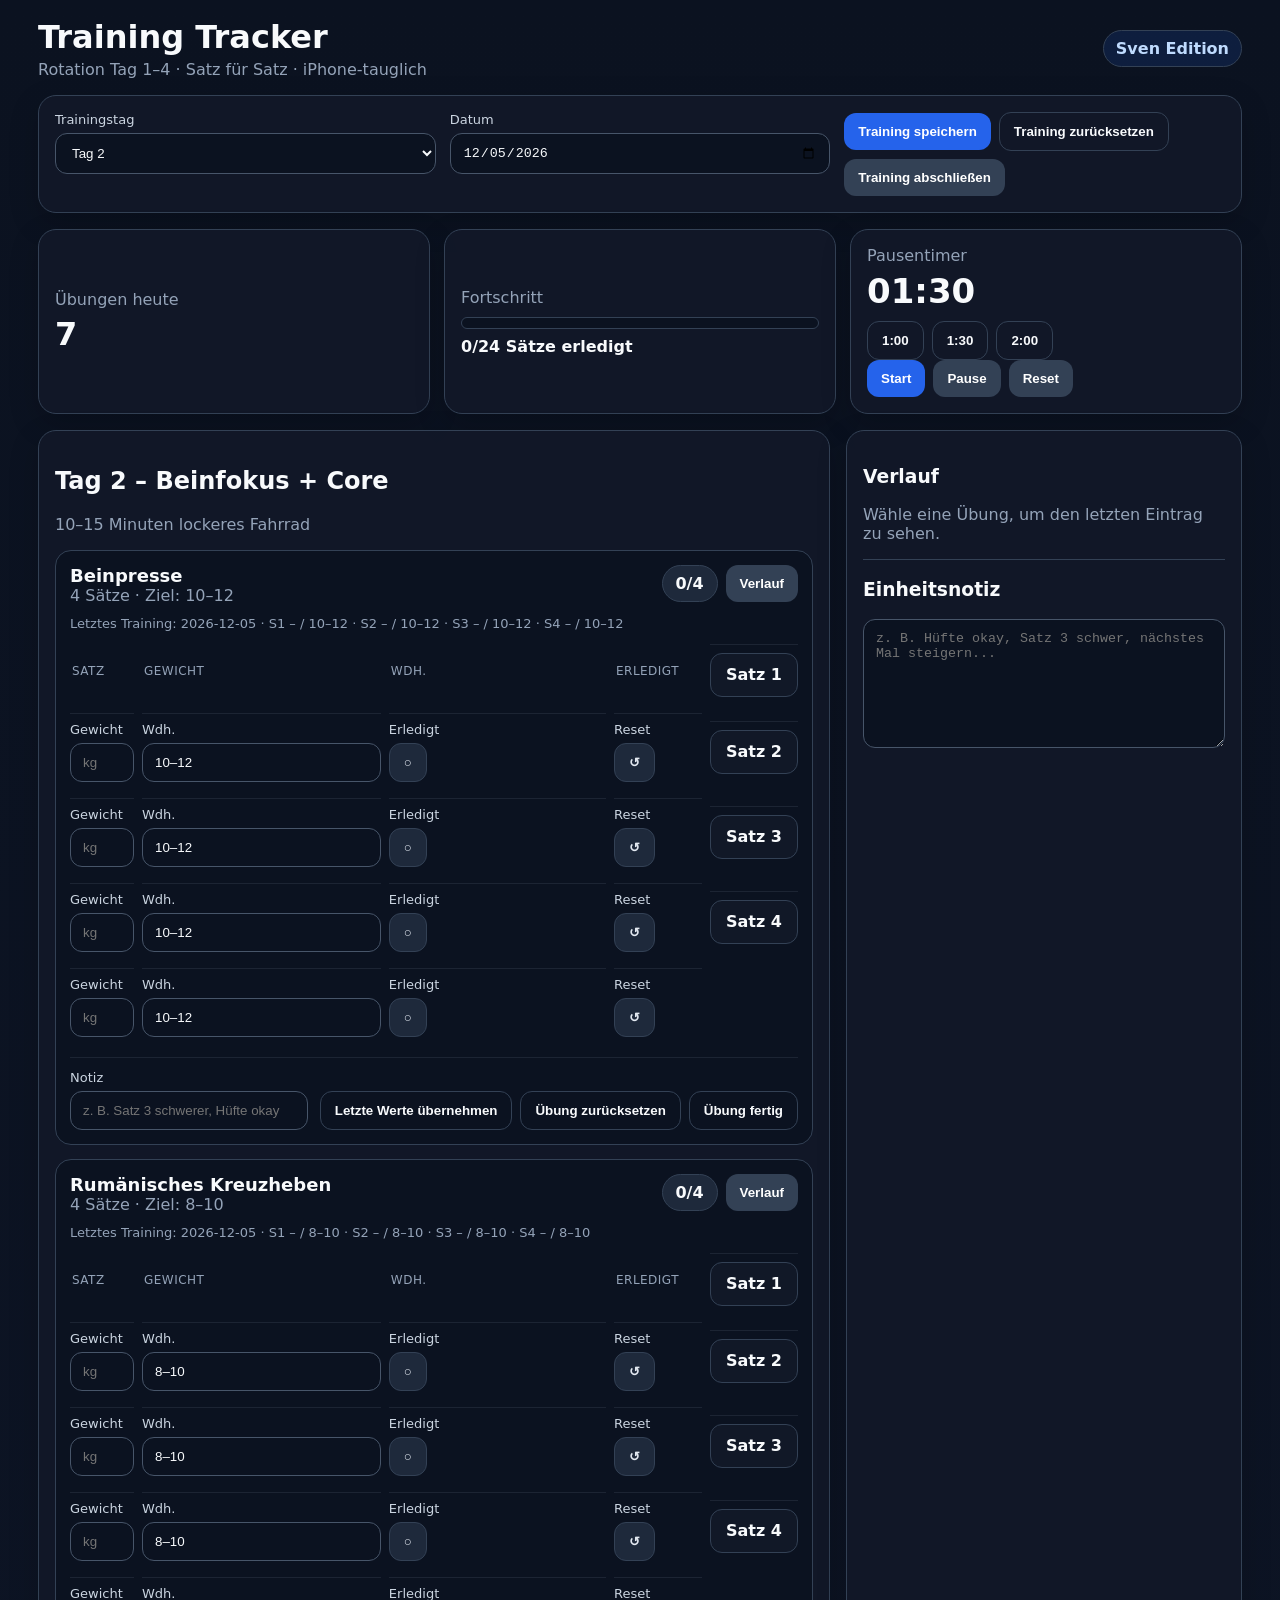
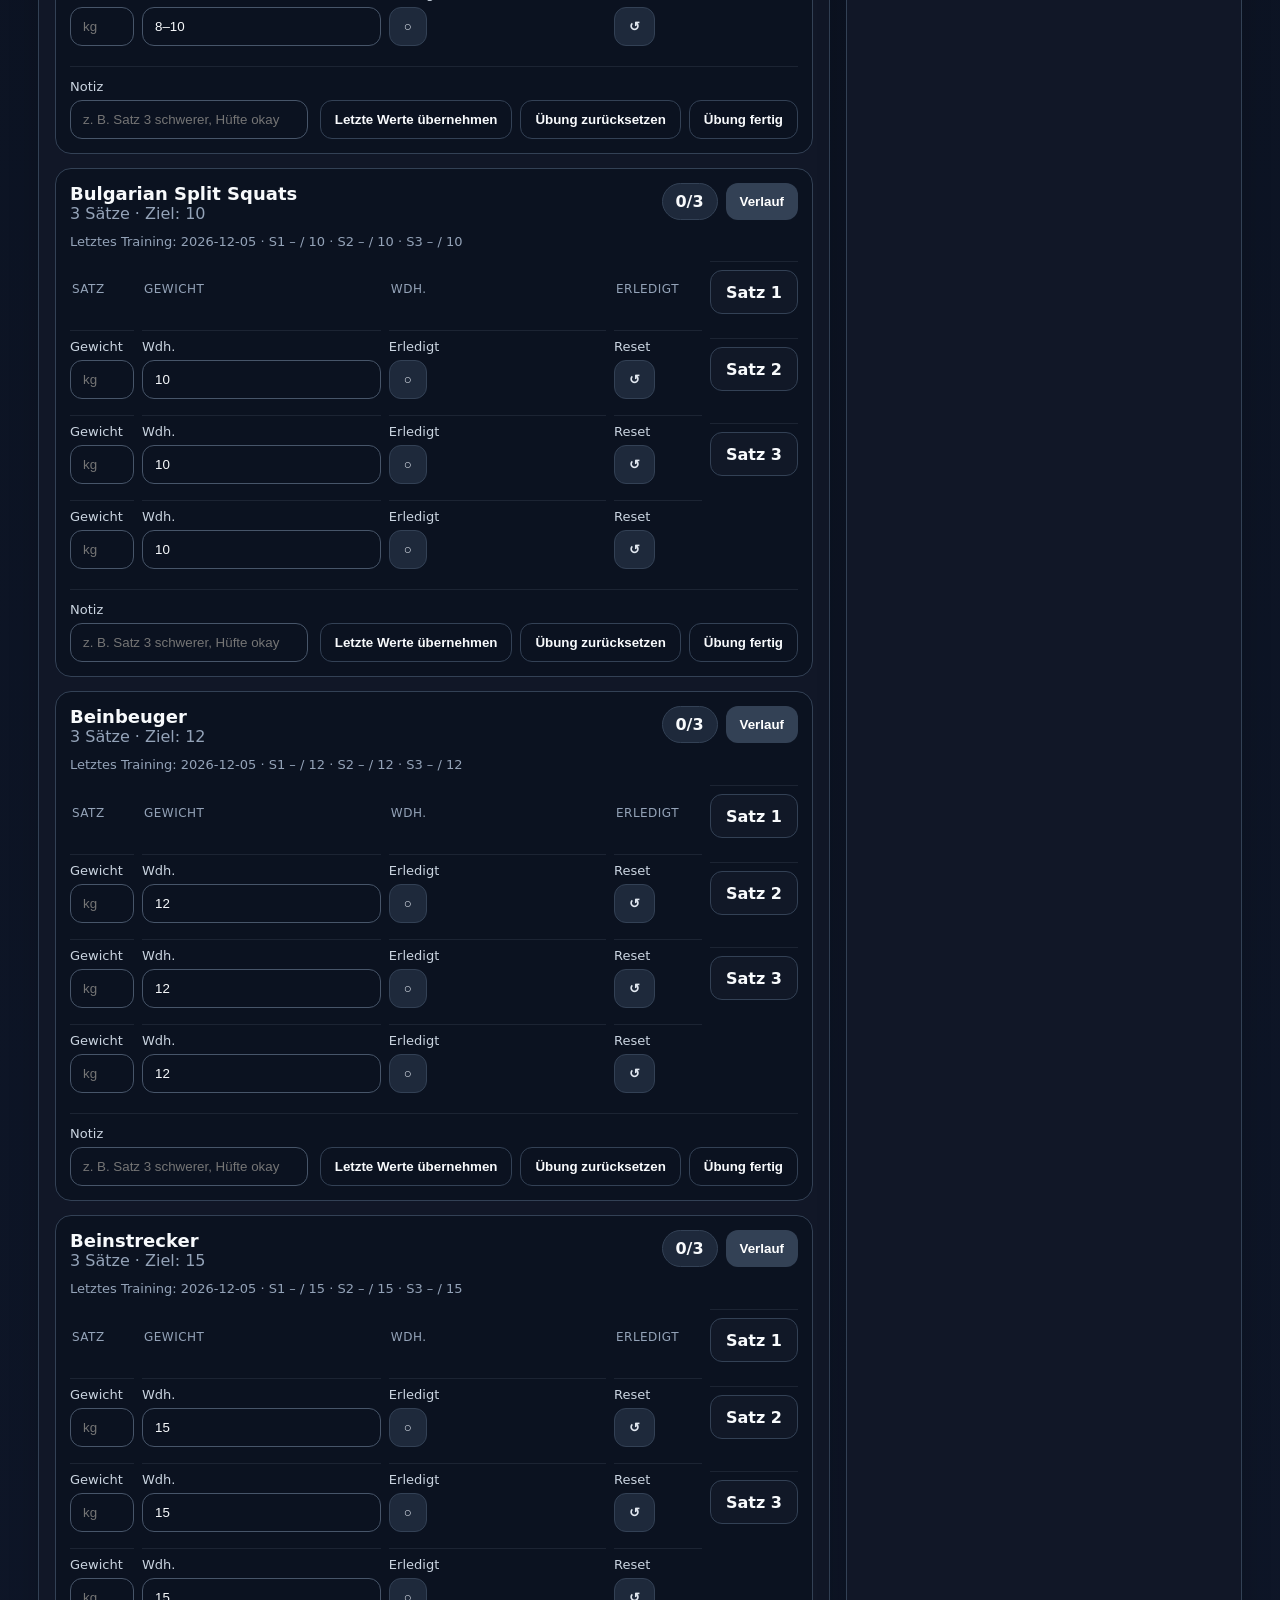
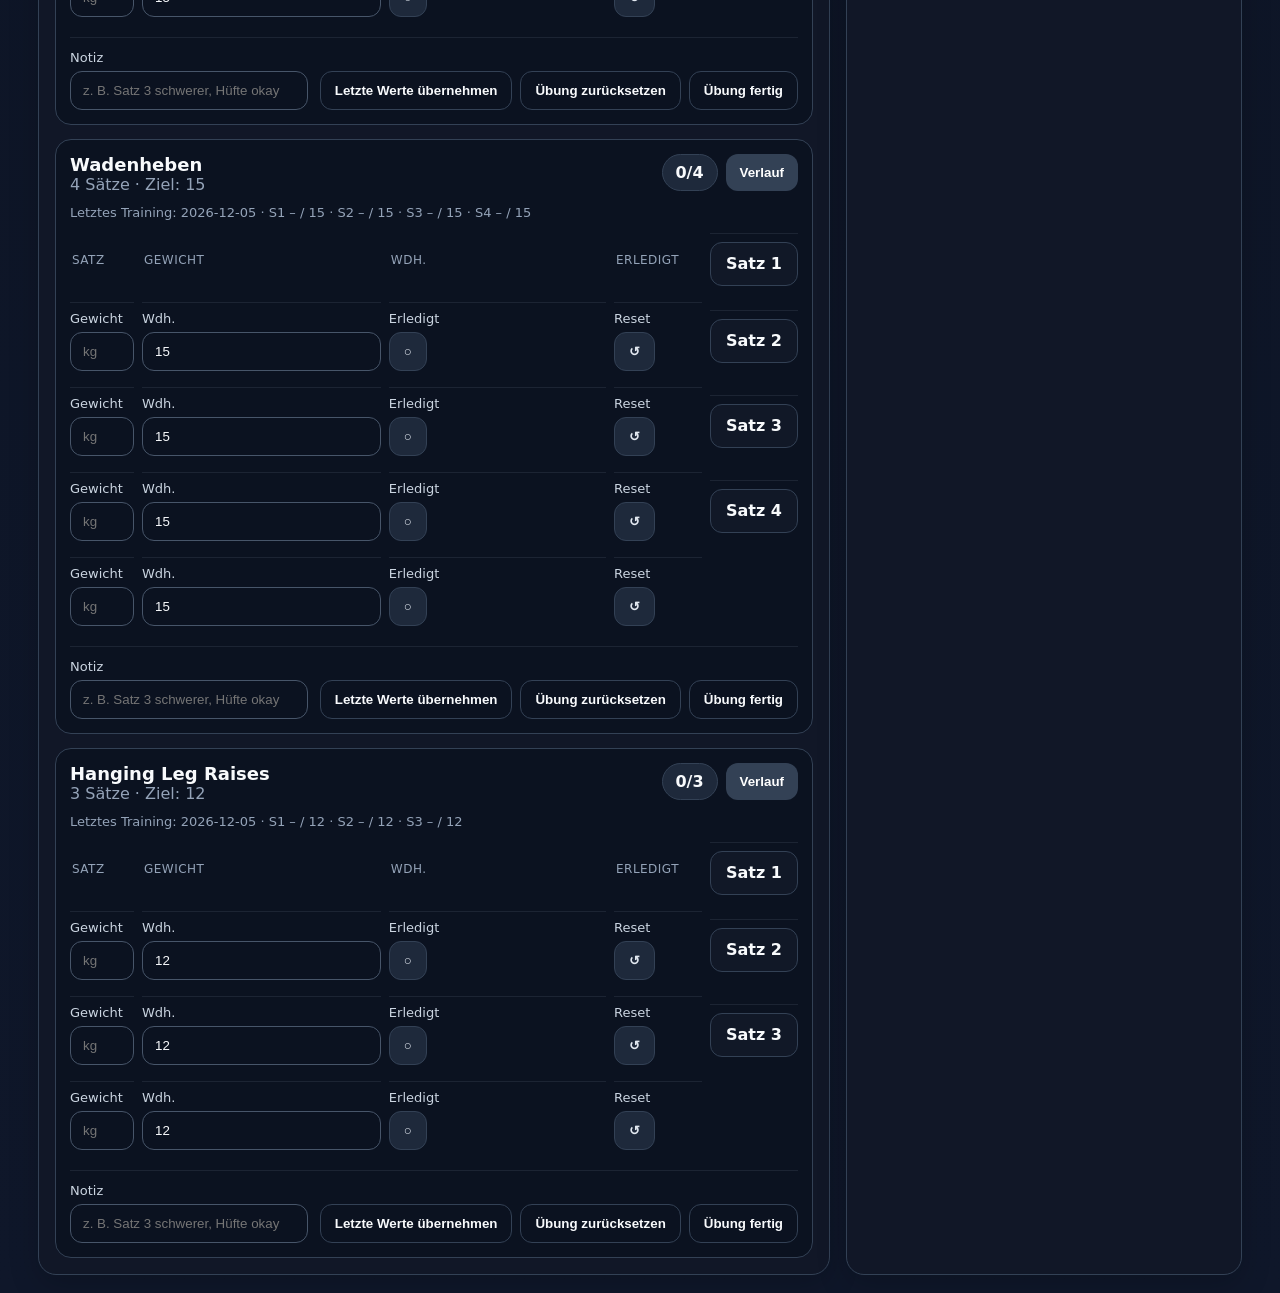
<file: index.html>
<!doctype html>
<html lang="de">
<head>
  <meta charset="UTF-8" />
  <meta name="viewport" content="width=device-width, initial-scale=1.0" />
  <title>Training Tracker</title>
  <link rel="stylesheet" href="styles.css?v=3" />
</head>
<body>
  <div class="app">
    <header class="hero">
      <div>
        <h1>Training Tracker</h1>
        <p class="subtitle">Rotation Tag 1–4 · Satz für Satz · iPhone-tauglich</p>
      </div>
      <div class="hero-chip">Sven Edition</div>
    </header>

    <section class="panel topbar">
      <div>
        <label for="daySelect">Trainingstag</label>
        <select id="daySelect"></select>
      </div>
      <div>
        <label for="trainingDate">Datum</label>
        <input id="trainingDate" type="date" />
      </div>
      <div class="actions">
        <button id="saveSessionBtn">Training speichern</button>
        <button id="resetWorkoutBtn" class="ghost">Training zurücksetzen</button>
        <button id="completeDayBtn" class="secondary">Training abschließen</button>
      </div>
    </section>

    <section class="dashboard">
      <div class="panel stat-card">
        <div class="stat-label">Übungen heute</div>
        <div class="stat-value" id="exerciseCount">0</div>
      </div>
      <div class="panel stat-card progress-card">
        <div class="stat-label">Fortschritt</div>
        <div class="progress-row">
          <div class="progress-bar"><div id="progressFill" class="progress-fill"></div></div>
          <div id="progressText" class="progress-text">0/0 Sätze erledigt</div>
        </div>
      </div>
      <div class="panel timer-box">
        <div class="timer-label">Pausentimer</div>
        <div id="timerDisplay" class="timer">01:30</div>
        <div class="timer-actions">
          <button data-seconds="60" class="timerPreset ghost">1:00</button>
          <button data-seconds="90" class="timerPreset ghost">1:30</button>
          <button data-seconds="120" class="timerPreset ghost">2:00</button>
        </div>
        <div class="timer-actions">
          <button id="startTimerBtn">Start</button>
          <button id="pauseTimerBtn" class="secondary">Pause</button>
          <button id="resetTimerBtn" class="secondary">Reset</button>
        </div>
      </div>
    </section>

    <section class="grid">
      <div class="panel main-panel">
        <div class="day-header">
          <div>
            <h2 id="dayTitle">Tag 1</h2>
            <p id="dayMeta"></p>
          </div>
        </div>
        <div id="exerciseList" class="exercise-list"></div>
      </div>

      <aside class="panel side-panel">
        <h3>Verlauf</h3>
        <div id="historyHint" class="hint">Wähle eine Übung, um den letzten Eintrag zu sehen.</div>
        <div id="historyBox"></div>
        <hr />
        <h3>Einheitsnotiz</h3>
        <textarea id="sessionNotes" rows="7" placeholder="z. B. Hüfte okay, Satz 3 schwer, nächstes Mal steigern..."></textarea>
      </aside>
    </section>
  </div>

  <script src="app.js?v=3"></script>
</body>
</html>
</file>
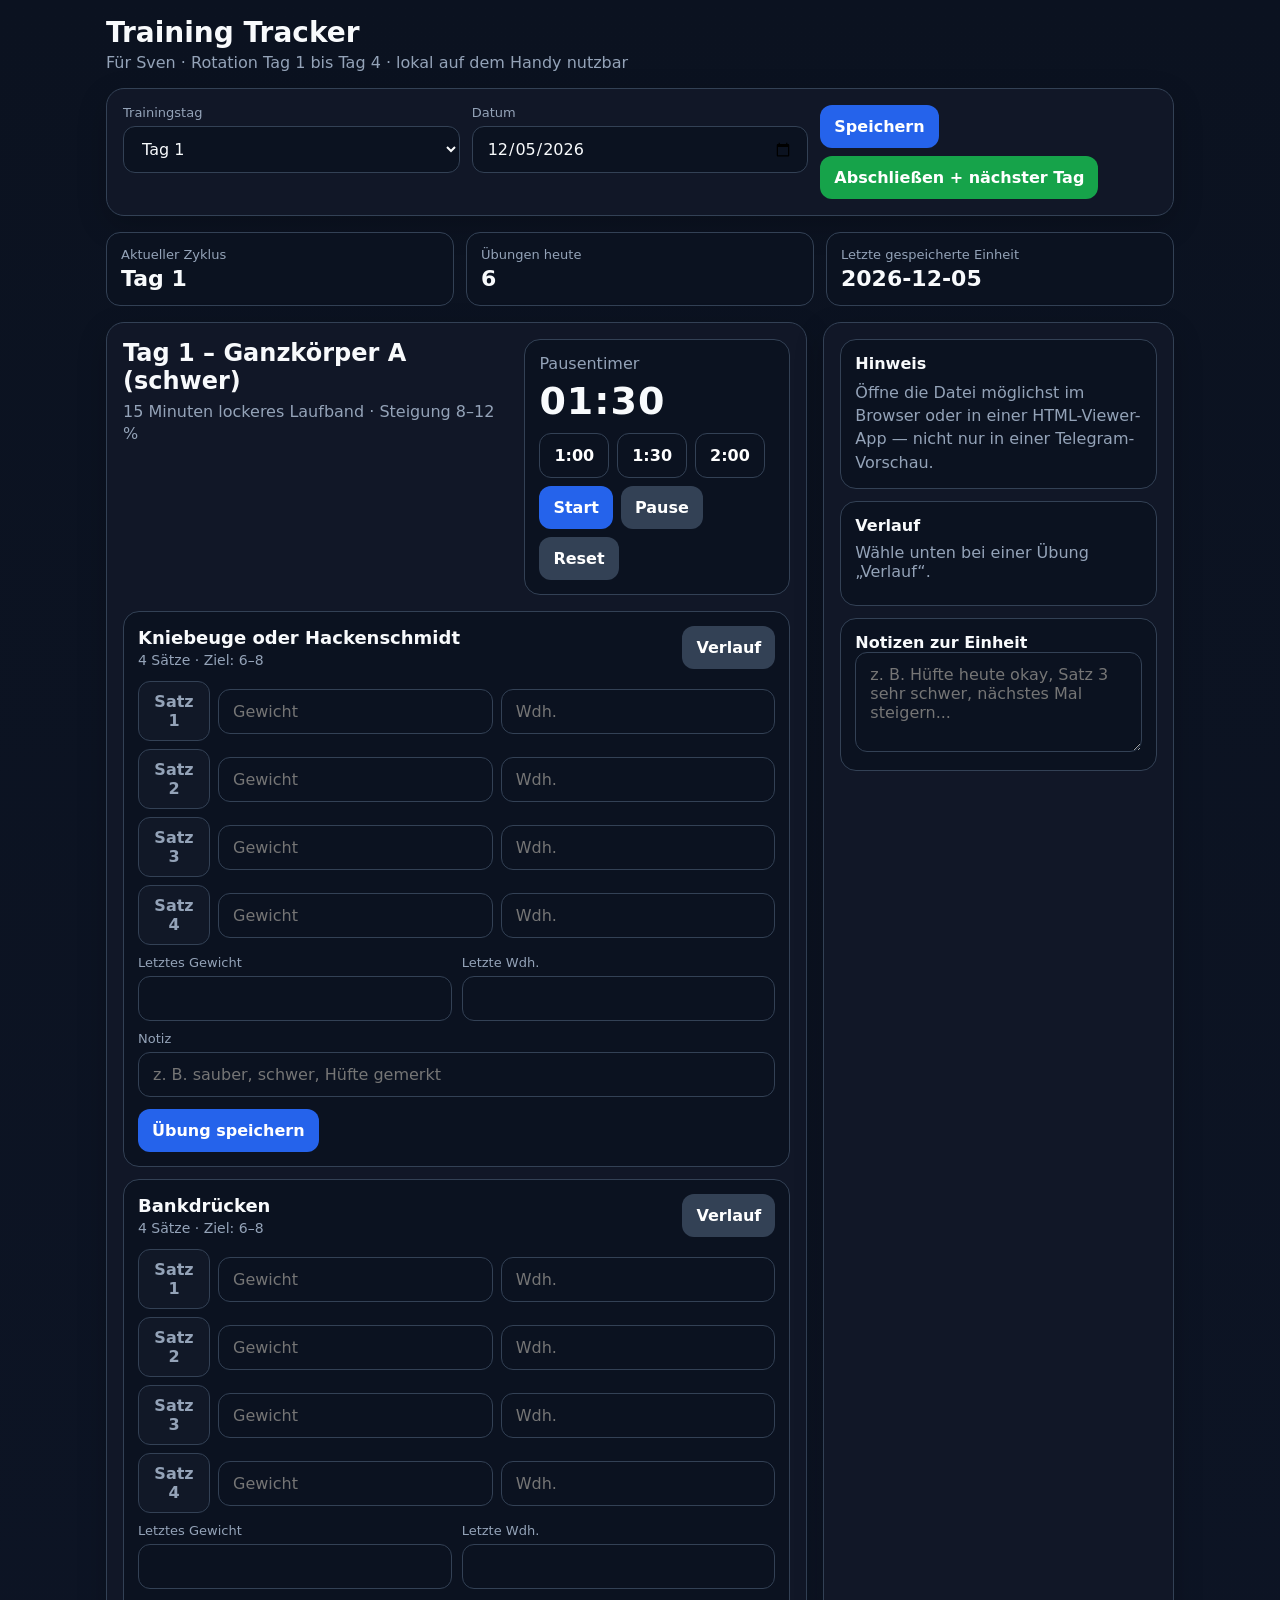
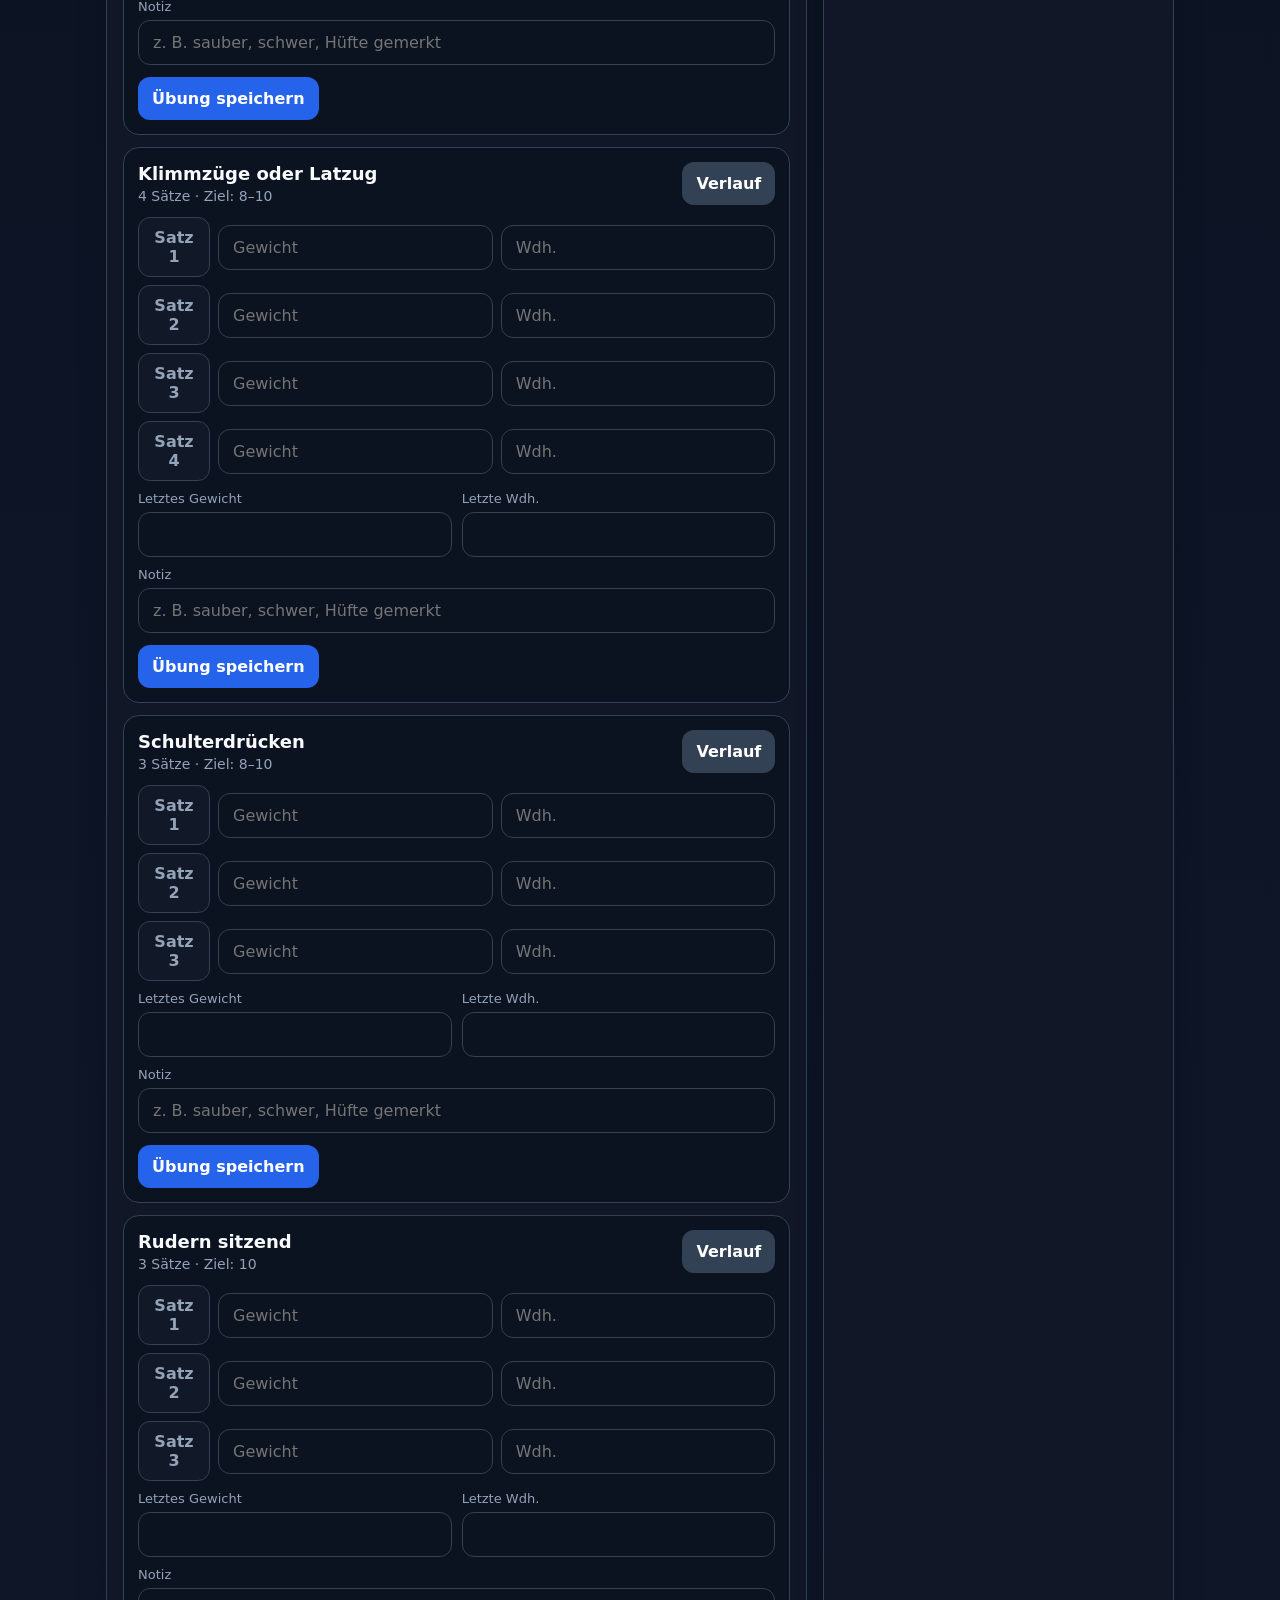
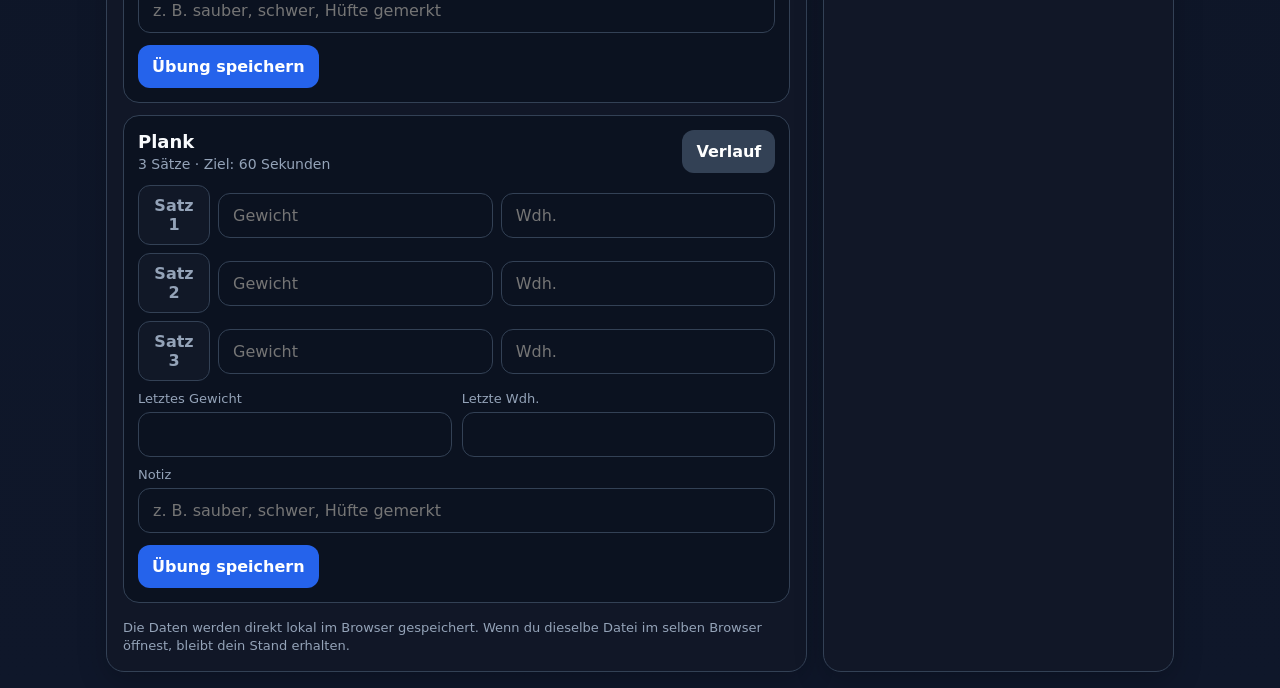
<file: TrainingTracker-local.html>
<!doctype html>
<html lang="de">
<head>
  <meta charset="UTF-8">
  <meta name="viewport" content="width=device-width, initial-scale=1.0, viewport-fit=cover">
  <title>Training Tracker</title>
  <style>
    :root {
      --bg: #0f172a;
      --panel: #111827;
      --panel-2: #1f2937;
      --border: #334155;
      --text: #f8fafc;
      --muted: #94a3b8;
      --accent: #2563eb;
      --accent-2: #1d4ed8;
      --ok: #16a34a;
      --warn: #f59e0b;
    }
    * { box-sizing: border-box; }
    body {
      margin: 0;
      font-family: Inter, system-ui, -apple-system, BlinkMacSystemFont, sans-serif;
      background: linear-gradient(180deg, #0b1220 0%, var(--bg) 100%);
      color: var(--text);
    }
    .app {
      max-width: 1100px;
      margin: 0 auto;
      padding: 16px;
    }
    .hero {
      margin-bottom: 16px;
    }
    .hero h1 {
      margin: 0 0 4px;
      font-size: 28px;
    }
    .hero p {
      margin: 0;
      color: var(--muted);
    }
    .panel {
      background: rgba(17,24,39,.95);
      border: 1px solid var(--border);
      border-radius: 18px;
      padding: 16px;
      box-shadow: 0 10px 30px rgba(0,0,0,.2);
    }
    .topbar, .stats {
      display: grid;
      grid-template-columns: repeat(3, minmax(0,1fr));
      gap: 12px;
      margin-bottom: 16px;
    }
    .layout {
      display: grid;
      grid-template-columns: minmax(0, 2fr) minmax(300px, 1fr);
      gap: 16px;
    }
    label {
      display: block;
      margin-bottom: 6px;
      font-size: 13px;
      color: var(--muted);
    }
    input, select, textarea, button {
      font: inherit;
    }
    input, select, textarea {
      width: 100%;
      padding: 12px 14px;
      border-radius: 12px;
      border: 1px solid var(--border);
      background: #0b1220;
      color: var(--text);
    }
    textarea { resize: vertical; min-height: 100px; }
    button {
      border: 0;
      border-radius: 12px;
      padding: 12px 14px;
      background: var(--accent);
      color: white;
      font-weight: 700;
      cursor: pointer;
    }
    button.secondary { background: #334155; }
    button.ghost { background: transparent; border: 1px solid var(--border); }
    button.success { background: var(--ok); }
    button:active { transform: translateY(1px); }
    .actions {
      display: flex;
      gap: 8px;
      flex-wrap: wrap;
      align-items: end;
    }
    .day-header {
      display: flex;
      justify-content: space-between;
      align-items: flex-start;
      gap: 16px;
      margin-bottom: 16px;
    }
    .day-title {
      margin: 0;
      font-size: 24px;
    }
    .day-meta {
      color: var(--muted);
      margin-top: 6px;
      line-height: 1.4;
    }
    .timer-card {
      min-width: 250px;
      background: #0b1220;
      border: 1px solid var(--border);
      border-radius: 16px;
      padding: 14px;
    }
    .timer-value {
      font-size: 38px;
      font-weight: 800;
      letter-spacing: 1px;
      margin: 6px 0 10px;
    }
    .timer-row, .preset-row {
      display: flex;
      gap: 8px;
      flex-wrap: wrap;
      margin-top: 8px;
    }
    .exercise-list {
      display: flex;
      flex-direction: column;
      gap: 12px;
    }
    .exercise-card {
      background: #0b1220;
      border: 1px solid var(--border);
      border-radius: 16px;
      padding: 14px;
    }
    .exercise-top {
      display: flex;
      justify-content: space-between;
      gap: 12px;
      align-items: center;
      margin-bottom: 12px;
    }
    .exercise-title {
      font-weight: 800;
      font-size: 18px;
      margin-bottom: 4px;
    }
    .exercise-sub {
      color: var(--muted);
      font-size: 14px;
    }
    .set-list {
      display: grid;
      gap: 8px;
    }
    .set-row {
      display: grid;
      grid-template-columns: 72px 1fr 1fr;
      gap: 8px;
      align-items: center;
    }
    .set-badge {
      text-align: center;
      padding: 10px 8px;
      border-radius: 12px;
      background: #111827;
      border: 1px solid var(--border);
      color: var(--muted);
      font-weight: 700;
    }
    .mini-grid {
      display: grid;
      grid-template-columns: 1fr 1fr;
      gap: 10px;
      margin-top: 10px;
    }
    .history-box, .info-box {
      background: #0b1220;
      border: 1px solid var(--border);
      border-radius: 16px;
      padding: 14px;
    }
    .history-entry {
      padding: 10px 0;
      border-bottom: 1px solid rgba(148,163,184,.15);
    }
    .history-entry:last-child { border-bottom: 0; }
    .muted { color: var(--muted); }
    .stat {
      background: #0b1220;
      border: 1px solid var(--border);
      border-radius: 14px;
      padding: 14px;
    }
    .stat .label { color: var(--muted); font-size: 13px; }
    .stat .value { font-size: 22px; font-weight: 800; margin-top: 4px; }
    .footer-note {
      margin-top: 16px;
      color: var(--muted);
      font-size: 13px;
      line-height: 1.4;
    }
    .toast {
      position: fixed;
      left: 50%;
      bottom: 18px;
      transform: translateX(-50%);
      background: rgba(15,23,42,.95);
      color: white;
      border: 1px solid var(--border);
      border-radius: 12px;
      padding: 12px 16px;
      opacity: 0;
      pointer-events: none;
      transition: opacity .2s ease;
      z-index: 10;
    }
    .toast.show { opacity: 1; }
    @media (max-width: 900px) {
      .topbar, .stats, .layout { grid-template-columns: 1fr; }
      .day-header { flex-direction: column; }
      .timer-card { width: 100%; min-width: 0; }
      .set-row { grid-template-columns: 60px 1fr 1fr; }
    }
  </style>
</head>
<body>
  <div class="app">
    <div class="hero">
      <h1>Training Tracker</h1>
      <p>Für Sven · Rotation Tag 1 bis Tag 4 · lokal auf dem Handy nutzbar</p>
    </div>

    <div class="panel topbar">
      <div>
        <label for="daySelect">Trainingstag</label>
        <select id="daySelect"></select>
      </div>
      <div>
        <label for="trainingDate">Datum</label>
        <input id="trainingDate" type="date">
      </div>
      <div class="actions">
        <button id="saveBtn">Speichern</button>
        <button id="completeBtn" class="success">Abschließen + nächster Tag</button>
      </div>
    </div>

    <div class="stats">
      <div class="stat">
        <div class="label">Aktueller Zyklus</div>
        <div class="value" id="currentCycle">Tag 1</div>
      </div>
      <div class="stat">
        <div class="label">Übungen heute</div>
        <div class="value" id="exerciseCount">0</div>
      </div>
      <div class="stat">
        <div class="label">Letzte gespeicherte Einheit</div>
        <div class="value" id="lastSaved">–</div>
      </div>
    </div>

    <div class="layout">
      <div class="panel">
        <div class="day-header">
          <div>
            <h2 class="day-title" id="dayTitle"></h2>
            <div class="day-meta" id="dayMeta"></div>
          </div>
          <div class="timer-card">
            <div class="muted">Pausentimer</div>
            <div class="timer-value" id="timerDisplay">01:30</div>
            <div class="preset-row">
              <button class="ghost presetBtn" data-seconds="60">1:00</button>
              <button class="ghost presetBtn" data-seconds="90">1:30</button>
              <button class="ghost presetBtn" data-seconds="120">2:00</button>
            </div>
            <div class="timer-row">
              <button id="startTimerBtn">Start</button>
              <button id="pauseTimerBtn" class="secondary">Pause</button>
              <button id="resetTimerBtn" class="secondary">Reset</button>
            </div>
          </div>
        </div>
        <div id="exerciseList" class="exercise-list"></div>
        <div class="footer-note">Die Daten werden direkt lokal im Browser gespeichert. Wenn du dieselbe Datei im selben Browser öffnest, bleibt dein Stand erhalten.</div>
      </div>

      <div class="panel">
        <div class="info-box" style="margin-bottom:12px;">
          <strong>Hinweis</strong>
          <div class="muted" style="margin-top:8px; line-height:1.45;">
            Öffne die Datei möglichst im Browser oder in einer HTML-Viewer-App — nicht nur in einer Telegram-Vorschau.
          </div>
        </div>

        <div class="history-box" style="margin-bottom:12px;">
          <strong>Verlauf</strong>
          <div id="historyHint" class="muted" style="margin-top:8px;">Wähle unten bei einer Übung „Verlauf“.</div>
          <div id="historyList" style="margin-top:10px;"></div>
        </div>

        <div class="history-box">
          <strong>Notizen zur Einheit</strong>
          <textarea id="sessionNotes" placeholder="z. B. Hüfte heute okay, Satz 3 sehr schwer, nächstes Mal steigern..."></textarea>
        </div>
      </div>
    </div>
  </div>

  <div class="toast" id="toast"></div>

  <script>
    const PLAN = {
      days: [
        {
          id: 1,
          name: 'Tag 1 – Ganzkörper A (schwer)',
          cardio: '15 Minuten lockeres Laufband',
          notes: 'Steigung 8–12 %',
          exercises: [
            { name: 'Kniebeuge oder Hackenschmidt', sets: 4, reps: '6–8' },
            { name: 'Bankdrücken', sets: 4, reps: '6–8' },
            { name: 'Klimmzüge oder Latzug', sets: 4, reps: '8–10' },
            { name: 'Schulterdrücken', sets: 3, reps: '8–10' },
            { name: 'Rudern sitzend', sets: 3, reps: '10' },
            { name: 'Plank', sets: 3, reps: '60 Sekunden' }
          ]
        },
        {
          id: 2,
          name: 'Tag 2 – Beinfokus + Core',
          cardio: '10–15 Minuten lockeres Fahrrad',
          notes: 'Beinfokus + Core',
          exercises: [
            { name: 'Beinpresse', sets: 4, reps: '10–12' },
            { name: 'Rumänisches Kreuzheben', sets: 4, reps: '8–10' },
            { name: 'Bulgarian Split Squats', sets: 3, reps: '10' },
            { name: 'Beinbeuger', sets: 3, reps: '12' },
            { name: 'Beinstrecker', sets: 3, reps: '15' },
            { name: 'Wadenheben', sets: 4, reps: '15' },
            { name: 'Hanging Leg Raises', sets: 3, reps: '12' }
          ]
        },
        {
          id: 3,
          name: 'Tag 3 – Ganzkörper B',
          cardio: '15 Minuten Crosstrainer',
          notes: 'Ganzkörper B',
          exercises: [
            { name: 'Hip Thrust', sets: 4, reps: '8' },
            { name: 'Schrägbankdrücken', sets: 4, reps: '8' },
            { name: 'Brustgestütztes Rudern', sets: 4, reps: '8' },
            { name: 'Seitheben', sets: 3, reps: '15' },
            { name: 'Face Pulls', sets: 3, reps: '15' },
            { name: 'Bizeps', sets: 3, reps: '10' },
            { name: 'Trizeps', sets: 3, reps: '10' }
          ]
        },
        {
          id: 4,
          name: 'Tag 4 – Ganzkörper C (Pump & Stoffwechsel)',
          cardio: '20 Minuten zügiges Gehen',
          notes: 'Pausen 45–60 Sekunden',
          exercises: [
            { name: 'Goblet Squats', sets: 3, reps: '15' },
            { name: 'Brustpresse', sets: 3, reps: '15' },
            { name: 'Kabelrudern', sets: 3, reps: '15' },
            { name: 'Schulterpresse Maschine', sets: 3, reps: '15' },
            { name: 'Beincurls', sets: 3, reps: '15' },
            { name: 'Butterfly Reverse', sets: 3, reps: '15' },
            { name: 'Bizeps + Trizeps Supersatz', sets: 3, reps: '15' },
            { name: 'Bauchzirkel', sets: 1, reps: '10 Minuten' }
          ]
        }
      ]
    };

    const STORAGE_KEY = 'training-tracker-sven-v2';
    const defaultState = {
      currentDay: 1,
      sessions: [],
      timerDefault: 90
    };

    const state = loadState();
    let timerSeconds = state.timerDefault || 90;
    let timerHandle = null;
    let selectedExercise = null;

    function loadState() {
      try {
        const raw = localStorage.getItem(STORAGE_KEY);
        return raw ? JSON.parse(raw) : structuredClone(defaultState);
      } catch (e) {
        return JSON.parse(JSON.stringify(defaultState));
      }
    }

    function saveState() {
      localStorage.setItem(STORAGE_KEY, JSON.stringify(state));
    }

    function $(id) {
      return document.getElementById(id);
    }

    function todayISO() {
      const now = new Date();
      const local = new Date(now.getTime() - now.getTimezoneOffset() * 60000);
      return local.toISOString().slice(0, 10);
    }

    function showToast(message) {
      const el = $('toast');
      el.textContent = message;
      el.classList.add('show');
      clearTimeout(showToast._t);
      showToast._t = setTimeout(() => el.classList.remove('show'), 1800);
    }

    function formatTimer(total) {
      const m = String(Math.floor(total / 60)).padStart(2, '0');
      const s = String(total % 60).padStart(2, '0');
      return m + ':' + s;
    }

    function updateTimer() {
      $('timerDisplay').textContent = formatTimer(timerSeconds);
    }

    function beep() {
      try {
        const ctx = new (window.AudioContext || window.webkitAudioContext)();
        const osc = ctx.createOscillator();
        const gain = ctx.createGain();
        osc.connect(gain);
        gain.connect(ctx.destination);
        osc.type = 'sine';
        osc.frequency.value = 880;
        gain.gain.value = 0.08;
        osc.start();
        setTimeout(() => { osc.stop(); ctx.close(); }, 180);
      } catch (_) {}
    }

    function startTimer() {
      if (timerHandle) return;
      timerHandle = setInterval(() => {
        timerSeconds -= 1;
        if (timerSeconds <= 0) {
          timerSeconds = 0;
          pauseTimer();
          updateTimer();
          beep();
          alert('Pause vorbei.');
          return;
        }
        updateTimer();
      }, 1000);
    }

    function pauseTimer() {
      if (!timerHandle) return;
      clearInterval(timerHandle);
      timerHandle = null;
    }

    function resetTimer(seconds) {
      pauseTimer();
      timerSeconds = typeof seconds === 'number' ? seconds : (state.timerDefault || 90);
      updateTimer();
    }

    function getSelectedDayId() {
      return Number($('daySelect').value || state.currentDay || 1);
    }

    function getDay(dayId) {
      return PLAN.days.find(d => d.id === dayId) || PLAN.days[0];
    }

    function ensureSession(date, dayId) {
      let session = state.sessions.find(s => s.date === date && s.dayId === dayId);
      if (!session) {
        session = { date, dayId, notes: '', exercises: {} };
        state.sessions.push(session);
      }
      if (!session.exercises) session.exercises = {};
      return session;
    }

    function getCurrentSession() {
      const date = $('trainingDate').value;
      const dayId = getSelectedDayId();
      return ensureSession(date, dayId);
    }

    function getLatestSessionDate() {
      if (!state.sessions.length) return '–';
      const sorted = [...state.sessions].sort((a, b) => a.date < b.date ? 1 : -1);
      return sorted[0].date;
    }

    function saveExercise(dayId, exerciseName, payload) {
      const session = getCurrentSession();
      session.dayId = dayId;
      session.exercises[exerciseName] = payload;
      saveState();
    }

    function getExerciseHistory(exerciseName) {
      return [...state.sessions]
        .sort((a, b) => a.date < b.date ? 1 : -1)
        .filter(s => s.exercises && s.exercises[exerciseName])
        .slice(0, 5)
        .map(s => ({ date: s.date, ...s.exercises[exerciseName] }));
    }

    function getLastExerciseEntry(exerciseName) {
      return getExerciseHistory(exerciseName)[0] || null;
    }

    function renderDayOptions() {
      const select = $('daySelect');
      select.innerHTML = '';
      PLAN.days.forEach(day => {
        const option = document.createElement('option');
        option.value = String(day.id);
        option.textContent = 'Tag ' + day.id;
        select.appendChild(option);
      });
      select.value = String(state.currentDay || 1);
    }

    function renderStats(day) {
      $('currentCycle').textContent = 'Tag ' + day.id;
      $('exerciseCount').textContent = String(day.exercises.length);
      $('lastSaved').textContent = getLatestSessionDate();
    }

    function renderHistory(exerciseName) {
      selectedExercise = exerciseName;
      $('historyHint').textContent = 'Verlauf: ' + exerciseName;
      const history = getExerciseHistory(exerciseName);
      const box = $('historyList');
      box.innerHTML = '';
      if (!history.length) {
        box.innerHTML = '<div class="muted">Noch kein Verlauf vorhanden.</div>';
        return;
      }
      history.forEach(entry => {
        const div = document.createElement('div');
        div.className = 'history-entry';
        div.innerHTML = '<strong>' + entry.date + '</strong><br>' +
          'Gewicht: ' + (entry.lastWeight || '–') + '<br>' +
          'Wdh.: ' + (entry.lastReps || '–') + '<br>' +
          'Notiz: ' + (entry.note || '–');
        box.appendChild(div);
      });
    }

    function buildSetRows(exercise, savedData) {
      const wrapper = document.createElement('div');
      wrapper.className = 'set-list';

      for (let i = 1; i <= exercise.sets; i++) {
        const row = document.createElement('div');
        row.className = 'set-row';

        const badge = document.createElement('div');
        badge.className = 'set-badge';
        badge.textContent = 'Satz ' + i;

        const weight = document.createElement('input');
        weight.type = 'text';
        weight.placeholder = 'Gewicht';
        weight.value = (savedData.weights && savedData.weights[i - 1]) || '';

        const reps = document.createElement('input');
        reps.type = 'text';
        reps.placeholder = 'Wdh.';
        reps.value = (savedData.reps && savedData.reps[i - 1]) || '';

        row.appendChild(badge);
        row.appendChild(weight);
        row.appendChild(reps);
        wrapper.appendChild(row);
      }

      return wrapper;
    }

    function renderExercises(day) {
      const list = $('exerciseList');
      list.innerHTML = '';
      const session = getCurrentSession();

      day.exercises.forEach(exercise => {
        const saved = session.exercises[exercise.name] || { weights: [], reps: [], note: '', lastWeight: '', lastReps: '' };
        const last = getLastExerciseEntry(exercise.name);

        const card = document.createElement('div');
        card.className = 'exercise-card';

        const top = document.createElement('div');
        top.className = 'exercise-top';
        top.innerHTML = '<div><div class="exercise-title">' + exercise.name + '</div><div class="exercise-sub">' + exercise.sets + ' Sätze · Ziel: ' + exercise.reps + '</div></div>';

        const historyBtn = document.createElement('button');
        historyBtn.className = 'secondary';
        historyBtn.textContent = 'Verlauf';
        historyBtn.addEventListener('click', () => renderHistory(exercise.name));
        top.appendChild(historyBtn);

        const setRows = buildSetRows(exercise, saved);

        const mini = document.createElement('div');
        mini.className = 'mini-grid';
        mini.innerHTML = [
          '<div><label>Letztes Gewicht</label><input type="text" value="' + ((saved.lastWeight || (last && last.lastWeight)) || '') + '" disabled></div>',
          '<div><label>Letzte Wdh.</label><input type="text" value="' + ((saved.lastReps || (last && last.lastReps)) || '') + '" disabled></div>'
        ].join('');

        const noteWrap = document.createElement('div');
        noteWrap.style.marginTop = '10px';
        noteWrap.innerHTML = '<label>Notiz</label>';
        const noteInput = document.createElement('input');
        noteInput.type = 'text';
        noteInput.placeholder = 'z. B. sauber, schwer, Hüfte gemerkt';
        noteInput.value = saved.note || '';
        noteWrap.appendChild(noteInput);

        const saveExerciseBtn = document.createElement('button');
        saveExerciseBtn.style.marginTop = '12px';
        saveExerciseBtn.textContent = 'Übung speichern';

        saveExerciseBtn.addEventListener('click', () => {
          const weights = [];
          const reps = [];
          setRows.querySelectorAll('.set-row').forEach(row => {
            const inputs = row.querySelectorAll('input');
            weights.push(inputs[0].value.trim());
            reps.push(inputs[1].value.trim());
          });

          const payload = {
            weights,
            reps,
            note: noteInput.value.trim(),
            lastWeight: weights.filter(Boolean).join(' / '),
            lastReps: reps.filter(Boolean).join(' / ')
          };

          saveExercise(day.id, exercise.name, payload);
          renderStats(day);
          if (selectedExercise === exercise.name) renderHistory(exercise.name);
          showToast(exercise.name + ' gespeichert');
        });

        card.appendChild(top);
        card.appendChild(setRows);
        card.appendChild(mini);
        card.appendChild(noteWrap);
        card.appendChild(saveExerciseBtn);
        list.appendChild(card);
      });
    }

    function saveWholeSession() {
      const session = getCurrentSession();
      session.notes = $('sessionNotes').value.trim();
      saveState();
      $('lastSaved').textContent = getLatestSessionDate();
      showToast('Einheit gespeichert');
    }

    function completeDay() {
      saveWholeSession();
      state.currentDay = state.currentDay >= 4 ? 1 : state.currentDay + 1;
      saveState();
      $('daySelect').value = String(state.currentDay);
      render();
      showToast('Nächster Trainingstag gesetzt');
    }

    function render() {
      const dayId = getSelectedDayId();
      state.currentDay = dayId;
      saveState();

      const day = getDay(dayId);
      const session = getCurrentSession();

      $('dayTitle').textContent = day.name;
      $('dayMeta').textContent = [day.cardio, day.notes].filter(Boolean).join(' · ');
      $('sessionNotes').value = session.notes || '';

      renderStats(day);
      renderExercises(day);
      if (selectedExercise) renderHistory(selectedExercise);
    }

    function bindEvents() {
      $('daySelect').addEventListener('change', render);
      $('trainingDate').addEventListener('change', render);
      $('saveBtn').addEventListener('click', saveWholeSession);
      $('completeBtn').addEventListener('click', completeDay);
      $('sessionNotes').addEventListener('change', saveWholeSession);
      $('startTimerBtn').addEventListener('click', startTimer);
      $('pauseTimerBtn').addEventListener('click', pauseTimer);
      $('resetTimerBtn').addEventListener('click', () => resetTimer());
      document.querySelectorAll('.presetBtn').forEach(btn => {
        btn.addEventListener('click', () => {
          const seconds = Number(btn.getAttribute('data-seconds'));
          state.timerDefault = seconds;
          saveState();
          resetTimer(seconds);
        });
      });
    }

    function init() {
      $('trainingDate').value = todayISO();
      renderDayOptions();
      bindEvents();
      resetTimer(state.timerDefault || 90);
      render();
    }

    init();
  </script>
</body>
</html>
</file>
<file: styles.css>
* { box-sizing: border-box; }
:root {
  --bg: #0f172a;
  --panel: #111827;
  --panel-2: #1f2937;
  --line: #334155;
  --muted: #94a3b8;
  --text: #f8fafc;
  --blue: #2563eb;
  --blue-2: #1d4ed8;
  --green: #16a34a;
}
body {
  margin: 0;
  font-family: Inter, system-ui, sans-serif;
  background: linear-gradient(180deg, #0b1220 0%, var(--bg) 100%);
  color: var(--text);
}
.app {
  max-width: 1240px;
  margin: 0 auto;
  padding: 18px;
}
.hero {
  display: flex;
  justify-content: space-between;
  align-items: center;
  gap: 12px;
  margin-bottom: 16px;
}
.hero h1 { margin: 0 0 4px; }
.subtitle { margin: 0; color: var(--muted); }
.hero-chip {
  border: 1px solid var(--line);
  background: rgba(37,99,235,.15);
  color: #bfdbfe;
  padding: 8px 12px;
  border-radius: 999px;
  font-weight: 700;
}
.panel {
  background: rgba(17,24,39,.95);
  border: 1px solid var(--line);
  border-radius: 18px;
  padding: 16px;
  box-shadow: 0 10px 30px rgba(0,0,0,.18);
}
.topbar, .dashboard {
  display: grid;
  grid-template-columns: repeat(3, minmax(0, 1fr));
  gap: 14px;
  margin-bottom: 16px;
}
.grid {
  display: grid;
  grid-template-columns: minmax(0, 2fr) minmax(300px, 1fr);
  gap: 16px;
}
label {
  display: block;
  margin-bottom: 6px;
  font-size: 13px;
  color: #cbd5e1;
}
select, input, textarea {
  width: 100%;
  padding: 11px 12px;
  border-radius: 12px;
  border: 1px solid #475569;
  background: #0b1220;
  color: var(--text);
}
textarea { resize: vertical; }
button {
  border: 0;
  border-radius: 12px;
  padding: 11px 14px;
  background: var(--blue);
  color: white;
  cursor: pointer;
  font-weight: 700;
}
button.secondary { background: #334155; }
button.ghost {
  background: transparent;
  border: 1px solid var(--line);
  color: var(--text);
}
button:hover { opacity: .96; }
.actions, .timer-actions, .exercise-actions, .footer-actions {
  display: flex;
  gap: 8px;
  flex-wrap: wrap;
  align-items: center;
}
.stat-card { display: flex; flex-direction: column; justify-content: center; min-height: 110px; }
.stat-label, .timer-label, #dayMeta, .hint, .exercise-meta, .last-row { color: var(--muted); }
.stat-value {
  font-size: 32px;
  font-weight: 800;
  margin-top: 6px;
}
.progress-row { margin-top: 10px; }
.progress-bar {
  height: 12px;
  border-radius: 999px;
  background: #0b1220;
  border: 1px solid var(--line);
  overflow: hidden;
}
.progress-fill {
  height: 100%;
  width: 0%;
  background: linear-gradient(90deg, var(--green), #22c55e);
}
.progress-text { margin-top: 8px; font-weight: 700; }
.timer-box { min-height: 110px; }
.timer {
  font-size: 34px;
  font-weight: 800;
  margin: 6px 0 10px;
}
.day-header { margin-bottom: 16px; }
.exercise-list {
  display: flex;
  flex-direction: column;
  gap: 14px;
}
.exercise-card {
  border: 1px solid var(--line);
  border-radius: 16px;
  padding: 14px;
  background: #0b1220;
}
.exercise-top {
  display: flex;
  justify-content: space-between;
  gap: 12px;
  align-items: flex-start;
  margin-bottom: 10px;
}
.exercise-title { font-size: 18px; font-weight: 800; }
.exercise-pill {
  display: inline-flex;
  align-items: center;
  justify-content: center;
  min-width: 56px;
  padding: 8px 10px;
  border-radius: 999px;
  background: #1e293b;
  border: 1px solid var(--line);
  font-weight: 800;
}
.exercise-pill.done {
  background: rgba(22,163,74,.2);
  color: #86efac;
  border-color: rgba(22,163,74,.45);
}
.last-row {
  font-size: 13px;
  line-height: 1.45;
  margin-bottom: 10px;
}
.set-table {
  display: grid;
  grid-template-columns: 64px 1.1fr 1fr 88px 88px;
  gap: 8px;
  align-items: center;
}
.set-head {
  color: var(--muted);
  font-size: 12px;
  text-transform: uppercase;
  letter-spacing: .04em;
  padding: 0 2px 6px;
}
.set-row {
  display: contents;
}
.set-cell {
  padding: 8px 0;
  border-top: 1px solid rgba(148,163,184,.12);
}
.set-cell input {
  width: 100%;
}
.set-row.is-done .set-cell input {
  border-color: rgba(22,163,74,.5);
}
.set-label {
  height: 44px;
  display: flex;
  align-items: center;
  justify-content: center;
  border-radius: 12px;
  border: 1px solid var(--line);
  background: #111827;
  font-weight: 800;
}
.doneBtn, .resetSetBtn {
  background: #1e293b;
  border: 1px solid var(--line);
  color: #e2e8f0;
}
.doneBtn.done {
  background: rgba(22,163,74,.2);
  color: #86efac;
  border-color: rgba(22,163,74,.45);
}
.exercise-footer {
  margin-top: 12px;
  padding-top: 12px;
  border-top: 1px solid rgba(148,163,184,.12);
  display: grid;
  grid-template-columns: 1fr auto;
  gap: 12px;
  align-items: end;
}
.history-item {
  padding: 10px;
  background: #0b1220;
  border: 1px solid var(--line);
  border-radius: 12px;
  margin-bottom: 8px;
  line-height: 1.45;
}
hr { border: none; border-top: 1px solid var(--line); margin: 16px 0; }
@media (max-width: 900px) {
  .topbar, .dashboard, .grid, .exercise-footer { grid-template-columns: 1fr; }
  .hero, .exercise-top { flex-direction: column; align-items: stretch; }
  .set-table {
    display: block;
  }
  .set-head {
    display: none;
  }
  .set-row {
    display: grid;
    grid-template-columns: 1fr 1fr;
    gap: 8px;
    margin-bottom: 10px;
    padding: 10px;
    border: 1px solid rgba(148,163,184,.12);
    border-radius: 14px;
    background: rgba(15,23,42,.45);
  }
  .set-cell {
    padding: 0;
    border-top: 0;
  }
  .set-cell.full {
    grid-column: 1 / -1;
  }
  .set-cell label {
    display: block;
    margin-bottom: 6px;
    font-size: 12px;
    color: var(--muted);
  }
  .set-label {
    width: 100%;
  }
  .doneBtn, .resetSetBtn {
    width: 100%;
  }
}
</file>
